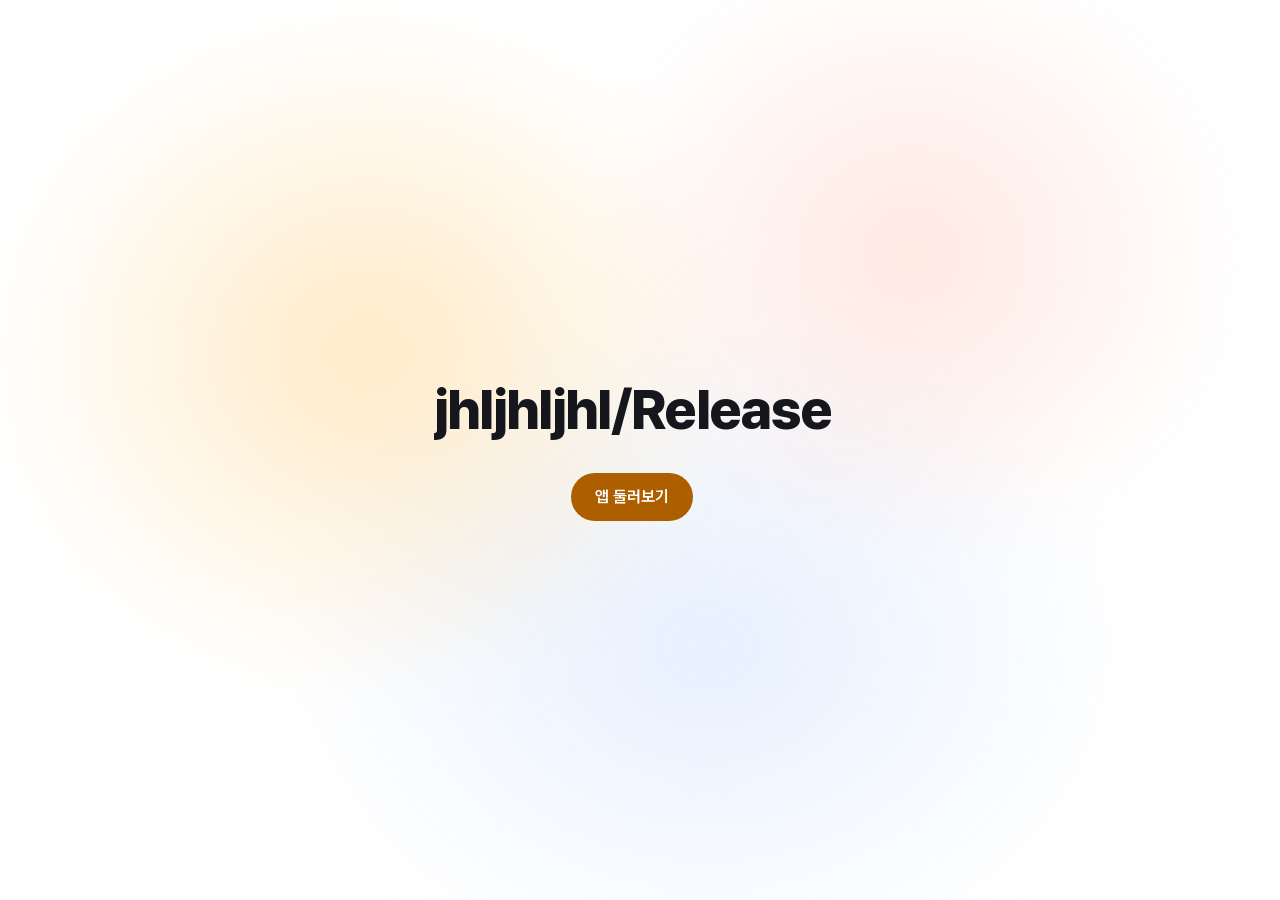
<file: index.html>
<!doctype html>
<html lang="ko">
<head>
  <meta charset="utf-8">
  <meta name="viewport" content="width=device-width, initial-scale=1">
  <title>JHL 앱배포 페이지</title>
  <meta name="description" content="교실에서 쓰는 작은 도구를 만듭니다.">
  <link rel="icon" href="favicon.ico" sizes="any">
  <link rel="icon" type="image/png" sizes="32x32" href="assets/icon/favicon-32.png">
  <link rel="apple-touch-icon" sizes="180x180" href="assets/icon/apple-touch-icon.png">
  <link rel="stylesheet" href="style.css">
</head>
<body>
  <main>
    <section class="home wrap">
      <div>
        <h1>jhljhljhl/Release</h1>
        <div class="actions">
          <a class="btn btn-accent btn-lg" href="apps.html">앱 둘러보기</a>
        </div>
      </div>
    </section>
  </main>
</body>
</html>
</file>
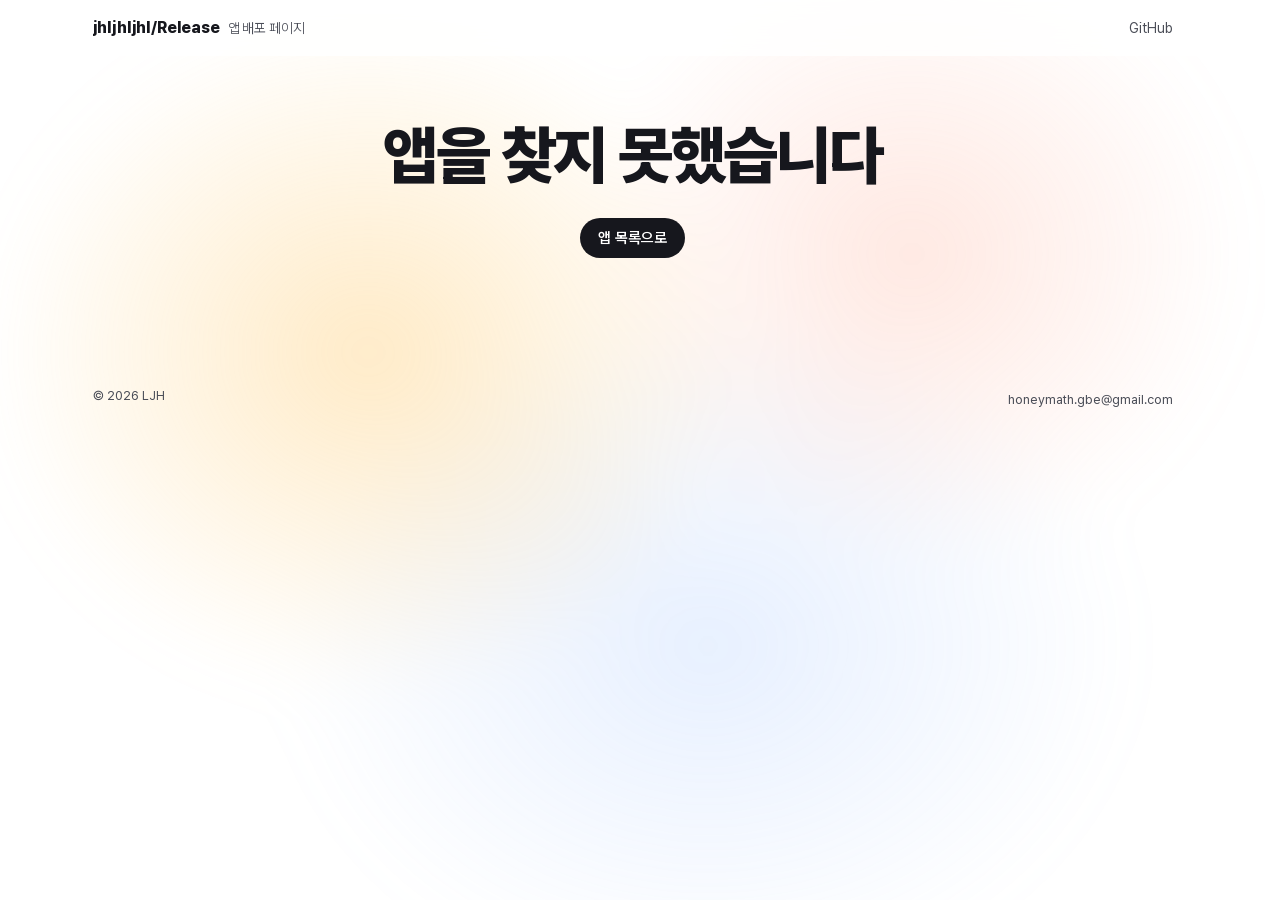
<file: app.html>
<!doctype html>
<html lang="ko">
<head>
  <meta charset="utf-8">
  <meta name="viewport" content="width=device-width, initial-scale=1">
  <title>JHL 앱배포 페이지</title>
  <link rel="icon" href="favicon.ico" sizes="any">
  <link rel="icon" type="image/png" sizes="32x32" href="assets/icon/favicon-32.png">
  <link rel="apple-touch-icon" sizes="180x180" href="assets/icon/apple-touch-icon.png">
  <link rel="stylesheet" href="style.css">
</head>
<body>
  <header class="nav" data-nav></header>
  <main data-main></main>
  <footer class="foot" data-foot></footer>
  <script src="site.js"></script>
  <script src="apps-data.js"></script>
  <script>
    renderChrome("apps", "apps.html");
    const main = document.querySelector("[data-main]");
    const id = new URLSearchParams(location.search).get("id");
    const app = window.APPS.find((a) => a.id === id);

    if (!app) {
      main.innerHTML = `<section class="detail-hero wrap"><h1>앱을 찾지 못했습니다</h1>
        <div class="actions"><a class="btn btn-dark" href="apps.html">앱 목록으로</a></div></section>`;
    } else {
      document.title = `${app.name} — JHL 앱배포 페이지`;
      const fmt = fmtDate;
      // 설명에서는 <br> · <em> · <a href="https://…"> 만 살리고 나머지 태그는 글자로 둔다.
      const rich = (s) => esc(s)
        .replace(/&lt;(br|\/?em|\/a)&gt;/g, "<$1>")
        .replace(/&lt;a href=&quot;(https:\/\/[^&<>\s]+)&quot;&gt;/g, '<a href="$1" target="_blank" rel="noopener">');
      const primary = !app.url
        ? `<span class="btn btn-accent btn-lg" aria-disabled="true">${ICON.download}${esc(app.buttonLabel || "곧 공개합니다")}</span>`
        : app.kind === "link"
        ? `<a class="btn btn-accent btn-lg" href="${app.url}" target="_blank" rel="noopener">${ICON.open}${esc(app.buttonLabel || "웹에서 열기")}</a>`
        : `<a class="btn btn-accent btn-lg" href="${app.url}"${app.downloadName ? ` download="${esc(app.downloadName)}"` : ""}>${ICON.download}${esc(app.buttonLabel || "내려받기")}</a>`;
      const top = (app.topButtons || [])
        .map((b) => `<div class="actions"><a class="btn btn-accent btn-lg" href="${b.url}" target="_blank" rel="noopener">${ICON.open}${esc(b.label)}</a></div>`)
        .join("");
      const repo = app.repo
        ? `<a class="btn btn-dark btn-lg" href="${app.repo}" target="_blank" rel="noopener">${ICON.github}GitHub</a>`
        : "";
      const meta = [
        [app.version && `버전 ${app.version}`, app.size].filter(Boolean).join(" · "),
        app.platform + (app.audience === "teacher" ? " · 교사용" : " · 누구나"),
        app.updated && `${fmt(app.updated)} 업데이트`,
      ].filter(Boolean);

      main.innerHTML = `
        <div class="wrap back-row"><a class="back" href="apps.html">${ICON.back}앱 목록</a></div>
        <section class="detail-hero">
          <div class="wrap">
            ${icon(app, 128, "icon-lg")}
            <h1>${esc(app.name)}</h1>
            <p class="tagline">${esc(app.tagline)}</p>
            ${app.description ? `<p class="desc">${rich(app.description)}</p>` : ""}
            ${top}
            <div class="actions">${primary}${repo}</div>
            <ul class="meta">${meta.map((m) => `<li>${esc(m)}</li>`).join("")}</ul>
          </div>
        </section>
        ${app.noShots ? "" : `<div class="gallery">
          <div class="shots" tabindex="0" aria-label="화면 미리보기, 좌우 방향키로 넘기기">
            ${Array.from({ length: app.shots || 3 }, (_, i) => i + 1).map((n) => `<img src="assets/${app.id}/screenshot-0${n}.png" alt="${esc(app.name)} 화면 ${n}">`).join("")}
          </div>
          <button class="shot-nav shot-prev" type="button" aria-label="이전 화면" data-step="-1"><svg viewBox="0 0 24 24" fill="none" stroke="currentColor" stroke-width="2.4" stroke-linecap="round" stroke-linejoin="round"><path d="m15 5-7 7 7 7"/></svg></button>
          <button class="shot-nav shot-next" type="button" aria-label="다음 화면" data-step="1"><svg viewBox="0 0 24 24" fill="none" stroke="currentColor" stroke-width="2.4" stroke-linecap="round" stroke-linejoin="round"><path d="m9 5 7 7-7 7"/></svg></button>
          <div class="dots">${(app.shots || 3) > 1 ? Array.from({ length: app.shots || 3 }, (_, i) => i).map((i) => `<button class="dot" type="button" aria-label="화면 ${i + 1}" data-go="${i}"></button>`).join("") : ""}</div>
        </div>`}
        <div class="wrap">
          ${app.features?.length ? `<div class="features">
            ${app.features.map(([t, d, link]) => `<div class="feature"><h3>${esc(t)}</h3><p>${esc(d)}</p>${link ? `<a class="feature-link" href="${esc(link)}" target="_blank" rel="noopener noreferrer">참조 링크</a>` : ""}</div>`).join("")}
          </div>` : ""}
          ${app.notice ? `<section class="notice">
            <h2>${esc(app.notice.title)}</h2>
            <p class="notice-intro">${esc(app.notice.intro)}</p>
            <ol class="notice-steps">
              ${app.notice.steps.map((s) => `<li>
                <p>${esc(s.text).replace(/\*\*(.+?)\*\*/g, "<strong>$1</strong>")}</p>
                ${s.image ? `<img src="${esc(s.image)}" alt="${esc(s.alt || "")}" loading="lazy" onerror="this.hidden=true">` : ""}
              </li>`).join("")}
            </ol>
          </section>` : ""}
          ${app.requires?.length ? `<div class="requires">
            <h2>필요한 것</h2>
            <ul>${app.requires.map((r) => `<li>${esc(r)}</li>`).join("")}</ul>
          </div>` : ""}
          <div class="back-bottom"><a class="back" href="apps.html">${ICON.back}앱 목록</a></div>
        </div>`;

      const shots = main.querySelector(".shots");
      if (shots) {
        const count = shots.children.length;
        const current = () => Math.round(shots.scrollLeft / shots.clientWidth);
        const go = (i) => shots.scrollTo({ left: Math.max(0, Math.min(count - 1, i)) * shots.clientWidth });
        const sync = () => {
          const i = current();
          main.querySelectorAll(".dot").forEach((d, n) => d.setAttribute("aria-current", String(n === i)));
          main.querySelector(".shot-prev").disabled = i === 0;
          main.querySelector(".shot-next").disabled = i === count - 1;
        };
        main.querySelectorAll(".shot-nav").forEach((b) => b.addEventListener("click", () => go(current() + Number(b.dataset.step))));
        main.querySelectorAll(".dot").forEach((d) => d.addEventListener("click", () => go(Number(d.dataset.go))));
        shots.addEventListener("keydown", (e) => {
          if (e.key === "ArrowLeft" || e.key === "ArrowRight") {
            e.preventDefault();
            go(current() + (e.key === "ArrowRight" ? 1 : -1));
          }
        });
        shots.addEventListener("scroll", sync, { passive: true });
        sync();
      }
    }
  </script>
</body>
</html>
</file>
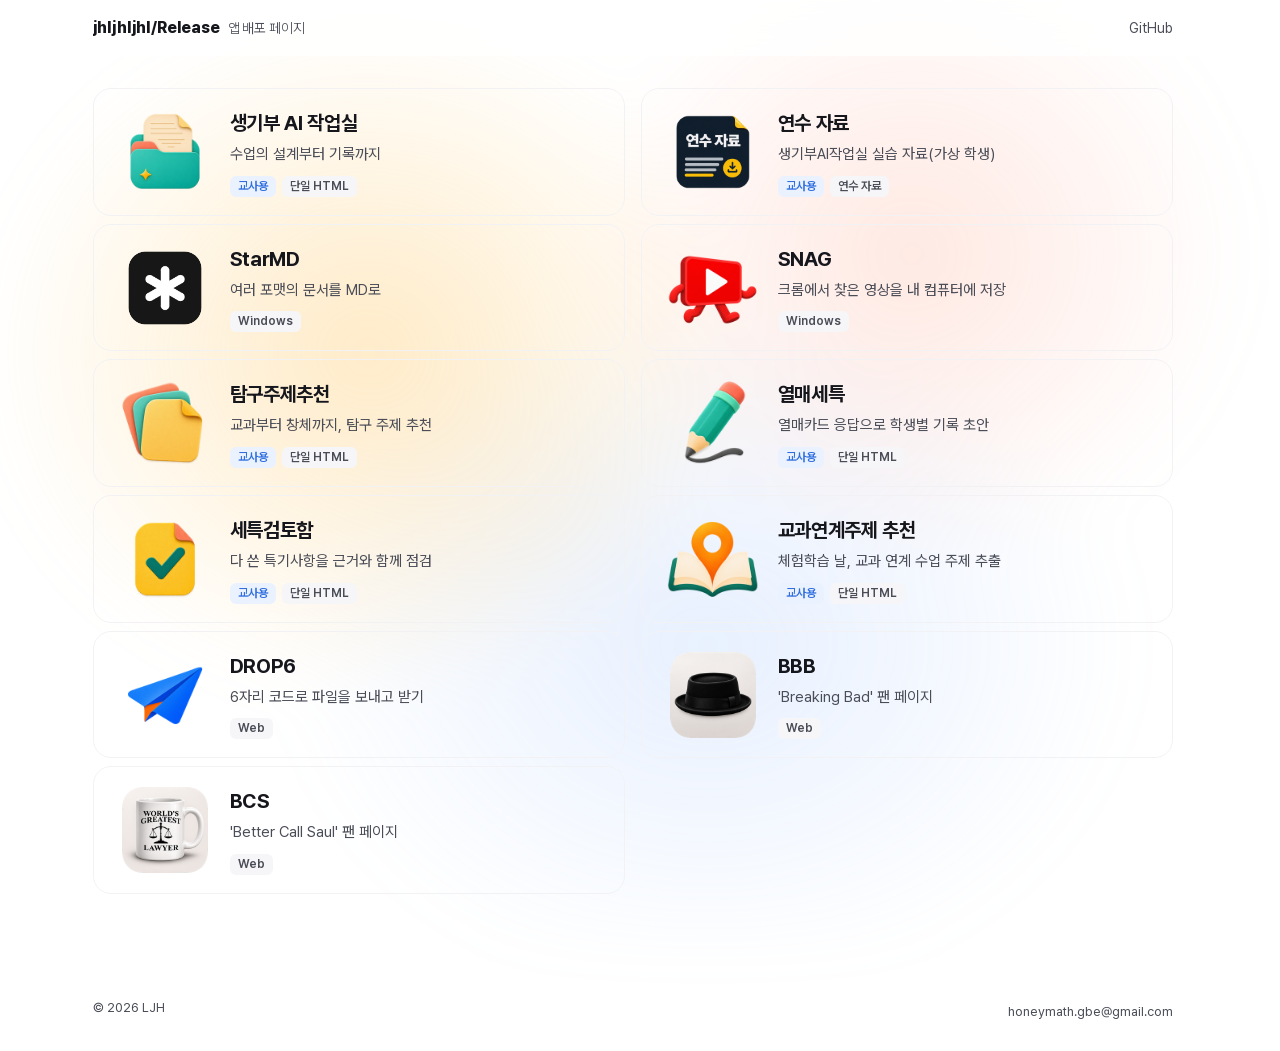
<file: apps.html>
<!doctype html>
<html lang="ko">
<head>
  <meta charset="utf-8">
  <meta name="viewport" content="width=device-width, initial-scale=1">
  <title>JHL 앱배포 페이지</title>
  <meta name="description" content="교사와 누구나 쓰는 앱 모음.">
  <link rel="icon" href="favicon.ico" sizes="any">
  <link rel="icon" type="image/png" sizes="32x32" href="assets/icon/favicon-32.png">
  <link rel="apple-touch-icon" sizes="180x180" href="assets/icon/apple-touch-icon.png">
  <link rel="stylesheet" href="style.css">
</head>
<body>
  <header class="nav" data-nav></header>
  <main class="glow">
    <div class="wrap list-page">
      <h1 class="sr-only">앱</h1>
      <div class="grid" data-grid></div>
    </div>
  </main>
  <footer class="foot" data-foot></footer>
  <script src="site.js"></script>
  <script src="apps-data.js"></script>
  <script>
    renderChrome("apps");
    document.querySelector("[data-grid]").innerHTML = window.APPS.map(card).join("");
  </script>
</body>
</html>
</file>
<file: style.css>
/* Pretendard Variable v1.3.9 (SIL OFL 1.1): CDN이 막힌 망에서도 보이도록 저장소에 둔다. */
@import url("assets/fonts/pretendard/pretendardvariable-dynamic-subset.min.css");

:root {
  --bg: #ffffff;
  --ink: #16171d;
  --ink-2: #4a4d57;
  --ink-3: #696c76;
  --line: #ececf0;
  --soft: #f6f6f8;
  --accent: #ad5f00;
  --accent-ink: #ffffff;
  --accent-soft: #fff4e2;
  --teacher: #2f6fde;
  --teacher-soft: #eaf1ff;
  --radius: 18px;
  --shadow: 0 1px 2px rgb(0 0 0 / 0.04), 0 8px 24px rgb(0 0 0 / 0.06);
  --wrap: 1080px;
}

* { box-sizing: border-box; }
html { -webkit-text-size-adjust: 100%; scrollbar-gutter: stable; }
body {
  margin: 0;
  background: var(--bg);
  color: var(--ink);
  font-family: "Pretendard Variable", Pretendard, -apple-system, "Segoe UI", system-ui, sans-serif;
  font-size: 16px;
  line-height: 1.6;
  word-break: keep-all;
  overflow-wrap: anywhere;
}
a { color: inherit; text-decoration: none; }
img { display: block; max-width: 100%; }

.wrap { width: min(var(--wrap), 100% - 32px); margin-inline: auto; }

/* 윗줄 */
.nav {
  position: sticky; top: 0; z-index: 10;
  background: rgb(255 255 255 / 0.8);
  backdrop-filter: saturate(1.6) blur(14px);
  -webkit-backdrop-filter: saturate(1.6) blur(14px);
}
.nav .wrap { display: flex; align-items: center; gap: 24px; height: 56px; }
.brand { display: flex; align-items: center; gap: 8px; font-weight: 800; letter-spacing: -0.01em; white-space: nowrap; }
/* 이름 위로 빛이 왼쪽에서 오른쪽으로 한 번 훑고 지나간다. 윗줄 이름과 첫 화면 제목에 쓴다. */
.brand-name, .home h1 {
  background: linear-gradient(105deg, var(--ink) 42%, #34373f 46%, #6f737e 50%, #34373f 54%, var(--ink) 58%) 100% 0 / 250% 100% no-repeat;
  -webkit-background-clip: text; background-clip: text;
  color: transparent;
  animation: brand-shine 5s ease-in-out infinite;
}
@keyframes brand-shine {
  0% { background-position: 100% 0; }
  30%, 100% { background-position: 0 0; }
}
.brand-sub { font-size: 14px; font-weight: 300; color: var(--ink-2); }
.nav-links { margin-left: auto; display: flex; gap: 20px; font-size: 14px; color: var(--ink-2); }
.nav-links a:hover, .nav-links a[aria-current="page"] { color: var(--ink); }

/* 모든 쪽 뒤로 퍼지는 꿀빛 */
body::before {
  content: ""; position: fixed; z-index: -1;
  inset: -40px;
  background:
    radial-gradient(40% 50% at 30% 40%, rgb(255 196 92 / 0.35), transparent 70%),
    radial-gradient(35% 45% at 70% 30%, rgb(255 150 120 / 0.22), transparent 70%),
    radial-gradient(45% 50% at 55% 70%, rgb(120 170 255 / 0.18), transparent 70%);
  filter: blur(30px);
  pointer-events: none;
}

/* 버튼 */
.btn {
  display: inline-flex; align-items: center; gap: 8px;
  height: 40px; padding: 0 18px; border-radius: 999px;
  font-size: 15px; font-weight: 600;
  transition: transform 0.15s ease, opacity 0.15s ease;
}
.btn:hover { transform: translateY(-1px); }
.btn:active { transform: none; opacity: 0.85; }
.btn svg { width: 16px; height: 16px; }
.btn-accent { background: var(--accent); color: var(--accent-ink); }
.btn-dark { background: var(--ink); color: #fff; }
.btn-ghost { background: var(--soft); color: var(--ink); }
.btn-lg { height: 48px; padding: 0 24px; font-size: 16px; }
.btn[aria-disabled="true"] { opacity: 0.5; cursor: default; pointer-events: none; }

/* 홈 */
.home { min-height: 100svh; display: grid; place-items: center; text-align: center; padding: 48px 0; }
.home h1 { margin: 0 0 32px; font-size: clamp(36px, 7vw, 56px); font-weight: 800; letter-spacing: -0.03em; line-height: 1.1; }
.home .actions { display: flex; gap: 10px; justify-content: center; flex-wrap: wrap; }

/* 앱 목록 머리 */
.list-page { padding-top: 32px; }
.sr-only { position: absolute; width: 1px; height: 1px; overflow: hidden; clip-path: inset(50%); white-space: nowrap; }

.section-title { margin: 48px 0 16px; font-size: 13px; font-weight: 700; letter-spacing: 0.06em; color: var(--ink-3); }

/* 앱 격자 */
/* 카드는 풀스크린 크기(폭 532px)를 늘 유지한다. 그 폭의 카드가 두 장 들어갈 때만 2열이고,
   아니면 바로 1단이다. 화면이 카드 폭보다 좁아질 때만 카드가 줄어들고 그때 높이가 늘어난다.
   모든 줄이 가장 큰 카드 높이에 맞춰져 카드 크기가 전부 같다. */
.grid {
  --card-w: 532px;
  display: grid;
  grid-template-columns: repeat(auto-fill, minmax(min(var(--card-w), 100%), var(--card-w)));
  justify-content: center;
  grid-auto-rows: 1fr;
  gap: 8px 16px;
}
.card {
  display: flex; gap: 22px; align-items: center;
  padding: 18px 28px; border-radius: var(--radius);
  border: 1px solid #f2f2f5;
  transition: background 0.15s ease;
}
.card:hover { background: var(--soft); }
.card > span:last-child { min-width: 0; }
.card h3 { margin: 0; font-size: 20px; letter-spacing: -0.015em; }
.card p { margin: 4px 0 10px; color: var(--ink-2); font-size: 15px; line-height: 1.5; }
.card .icon { width: 86px; height: 86px; border-radius: 20px; }
.icon { display: block; flex: none; width: 56px; height: 56px; border-radius: 13px; overflow: hidden; }
.icon img { width: 100%; height: 100%; object-fit: cover; }
.icon-lg { width: 128px; height: 128px; border-radius: 29px; }
/* 모양 그대로인 아이콘: 그림 안에 그림자와 여백이 있어 자르지 않고 조금 크게 둔다 */
.icon-free { border-radius: 0; overflow: visible; transform: scale(1.2); }
.icon-free img { object-fit: contain; }
.card .icon-free img { transition: transform 0.2s ease; }
.card:hover .icon-free img { transform: translateY(-2px) rotate(-3deg); }
/* 타일 아이콘은 안쪽 그림을 돌리면 모서리가 잘리므로 타일 전체를 움직인다 */
.card .icon:not(.icon-free) { transition: transform 0.2s ease; transform: scale(var(--icon-scale, 1)); }
.card:hover .icon:not(.icon-free) { transform: translateY(-2px) rotate(-3deg) scale(var(--icon-scale, 1)); }
/* 카드마다 --icon-scale 로 아이콘 크기를 맞춘다(apps-data.js 의 iconScale) */
.card .icon-free { transform: scale(var(--icon-scale, 1.2)); }

.badges { display: flex; flex-wrap: wrap; gap: 6px; }
.badge { padding: 1px 8px; border-radius: 6px; font-size: 12px; font-weight: 600; background: var(--soft); color: var(--ink-2); }
.card:hover .badge { background: #fff; }.badge-teacher { background: var(--teacher-soft); color: var(--teacher); }

/* 앱 상세 */
.back-row { padding-top: 12px; }
.back { display: inline-flex; align-items: center; gap: 4px; min-height: 44px; font-size: 14px; font-weight: 600; color: var(--ink-2); }
.back svg { width: 16px; height: 16px; }
.back:hover { color: var(--ink); }
.back-bottom { margin-top: 48px; }
.detail-hero { text-align: center; padding: 64px 0 24px; }
.back-row + .detail-hero { padding-top: 24px; }
.detail-hero .icon-lg { margin: 0 auto 24px; }
.detail-hero h1 { margin: 0; font-size: clamp(40px, 7vw, 64px); font-weight: 850; letter-spacing: -0.035em; line-height: 1.1; }
.detail-hero .tagline { margin: 10px 0 0; font-size: clamp(19px, 2.8vw, 24px); font-weight: 600; color: var(--ink-2); letter-spacing: -0.01em; }
.detail-hero .desc { max-width: 620px; margin: 20px auto 0; color: var(--ink-2); }
.detail-hero .desc em { font-style: normal; font-weight: 600; color: var(--accent); }
.detail-hero .desc a { font-weight: 600; color: var(--accent); text-decoration: underline; text-underline-offset: 3px; }
.detail-hero .actions { display: flex; gap: 10px; justify-content: center; flex-wrap: wrap; margin-top: 28px; }
.detail-hero .actions + .actions { margin-top: 10px; }
.meta { list-style: none; padding: 0; margin: 20px 0 0; color: var(--ink-3); font-size: 14px; line-height: 1.8; }


/* 화면 미리보기: 한 장씩 넘기기 */
.gallery { position: relative; width: min(880px, 100% - 32px); margin: 40px auto 0; }
.shots {
  display: flex; overflow-x: auto; scroll-snap-type: x mandatory; scroll-behavior: smooth;
  border-radius: 16px; border: 1px solid var(--line); box-shadow: var(--shadow); background: var(--soft);
  scrollbar-width: none;
}
.shots::-webkit-scrollbar { display: none; }
.shots:focus-visible { outline: 2px solid var(--accent); outline-offset: 3px; }
.shots img { flex: 0 0 100%; width: 100%; aspect-ratio: 16 / 10; object-fit: contain; scroll-snap-align: start; }
.shot-nav {
  position: absolute; top: 50%; translate: 0 -50%;
  display: grid; place-items: center; width: 40px; height: 40px; border-radius: 50%; border: 0;
  background: rgb(255 255 255 / 0.92); color: var(--ink); box-shadow: var(--shadow); cursor: pointer;
  transition: opacity 0.15s ease;
}
.shot-nav svg { width: 18px; height: 18px; }
.shot-nav[disabled] { opacity: 0; pointer-events: none; }
.shot-prev { left: -20px; }
.shot-next { right: -20px; }
.dots { display: flex; justify-content: center; gap: 8px; margin-top: 16px; }
.dot { width: 8px; height: 8px; padding: 0; border: 0; border-radius: 999px; background: #d6d6dc; cursor: pointer; transition: width 0.2s ease, background 0.2s ease; }
.dot[aria-current="true"] { width: 22px; background: var(--ink); }

.features { display: grid; grid-template-columns: repeat(2, 1fr); gap: 16px; margin: 40px 0 0; }
.feature { padding: 28px; border-radius: 22px; background: var(--soft); }
.feature h3 { margin: 0 0 6px; font-size: 20px; letter-spacing: -0.015em; }
.feature p { margin: 0; color: var(--ink-2); }
.feature-link { display: inline-block; margin-top: 10px; font-size: 14px; font-weight: 600; color: var(--accent); text-decoration: underline; text-underline-offset: 3px; }

/* 설치 안내 (SmartScreen 경고 등) */
.notice { max-width: 720px; margin: 56px auto 0; padding: 32px; border-radius: 22px; background: var(--soft); }
.notice h2 { margin: 0 0 12px; font-size: 22px; letter-spacing: -0.02em; line-height: 1.35; }
.notice-intro { margin: 0; color: var(--ink-2); }
.notice-steps { counter-reset: step; list-style: none; margin: 24px 0 0; padding: 0; display: grid; gap: 28px; }
.notice-steps li { counter-increment: step; position: relative; padding-left: 40px; }
.notice-steps li::before {
  content: counter(step); position: absolute; left: 0; top: 0;
  display: grid; place-items: center; width: 28px; height: 28px; border-radius: 50%;
  background: var(--ink); color: #fff; font-size: 14px; font-weight: 700;
}
.notice-steps p { margin: 0; line-height: 28px; color: var(--ink); }
.notice-steps strong { font-weight: 800; }
.notice-steps img { display: block; width: 100%; max-width: 560px; height: auto; margin-top: 12px; border-radius: 12px; border: 1px solid var(--line); background: #fff; box-shadow: var(--shadow); }
.notice-steps img[hidden] { display: none; }

.requires { margin: 40px auto 0; max-width: 620px; text-align: center; color: var(--ink-3); font-size: 14px; }
.requires h2 { margin: 0 0 6px; font-size: 13px; letter-spacing: 0.06em; }
.requires ul { list-style: none; margin: 0; padding: 0; }


/* 아랫줄 */
.foot { margin-top: 80px; }
.copy-mail { padding: 4px 0; border: 0; background: none; font: inherit; color: inherit; cursor: pointer; }
.copy-mail:hover { color: var(--ink); }
.copy-mail:focus-visible { outline: 2px solid var(--accent); outline-offset: 3px; border-radius: 4px; }
.toast {
  position: fixed; left: 50%; bottom: 32px; z-index: 50; transform: translate(-50%, 12px);
  padding: 10px 18px; border-radius: 999px; background: var(--ink); color: #fff;
  font-size: 14px; font-weight: 600; opacity: 0; pointer-events: none;
  transition: opacity 0.2s ease, transform 0.2s ease;
}
.toast.show { opacity: 1; transform: translate(-50%, 0); }
@media (prefers-reduced-motion: reduce) { .toast { transition: none; } }
.foot .wrap { display: flex; flex-wrap: wrap; gap: 8px 20px; justify-content: space-between; padding: 24px 0; font-size: 13px; color: var(--ink-2); }

/* 휴대폰 폭: 카드 안쪽 여백과 아이콘을 모바일에 맞춘다 */
@media (max-width: 480px) {
  .grid { row-gap: 10px; }
  .card { gap: 16px; padding: 12px 20px; }
  .card .icon { width: 72px; height: 72px; border-radius: 16px; }
}
@media (max-width: 640px) {
  .features { grid-template-columns: 1fr; }
  .detail-hero { padding-top: 40px; }
  .icon-lg { width: 104px; height: 104px; border-radius: 24px; }
  .feature { padding: 22px; }
  .notice { margin-top: 40px; padding: 22px; }
  .notice h2 { font-size: 19px; }
  .shot-prev { left: 8px; }
  .shot-next { right: 8px; }
  .shot-nav { width: 34px; height: 34px; }
  .nav-links { gap: 16px; }
}
@media (prefers-reduced-motion: reduce) {
  * { transition: none !important; }
}
</file>
